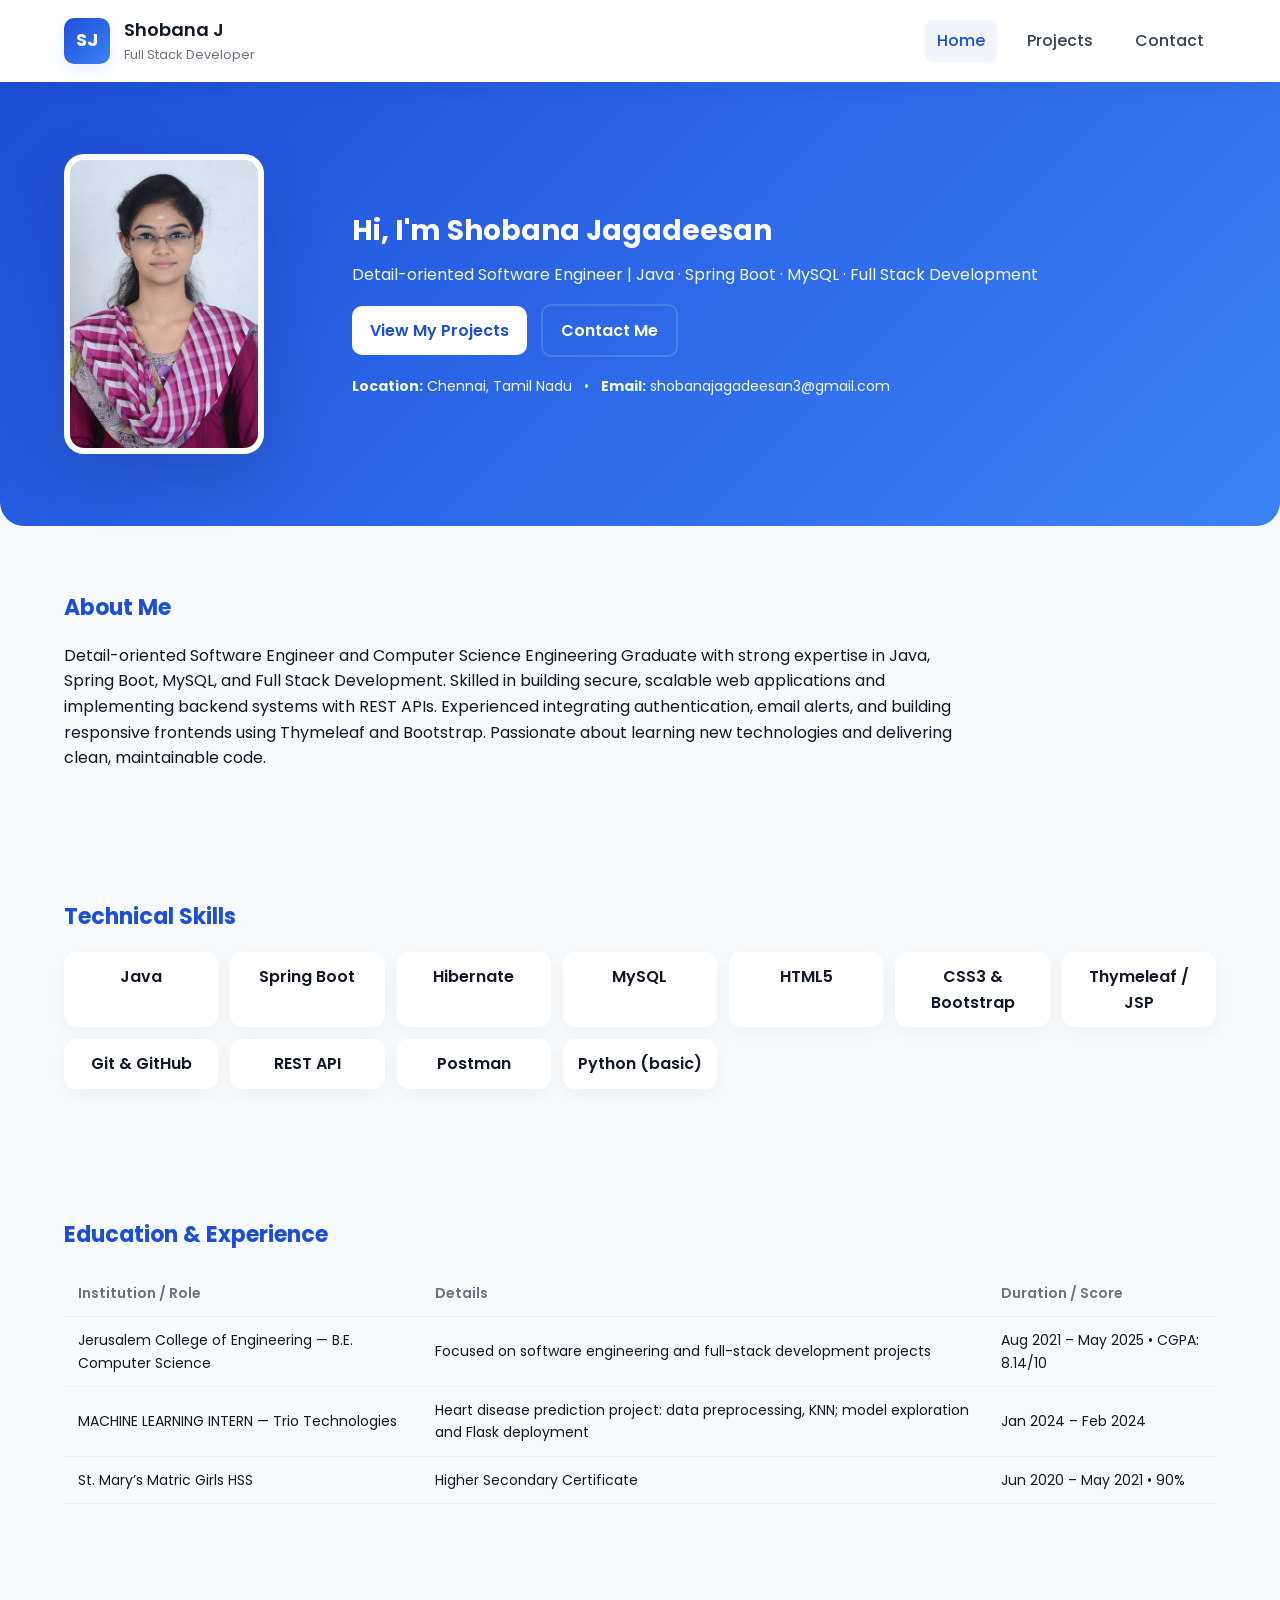
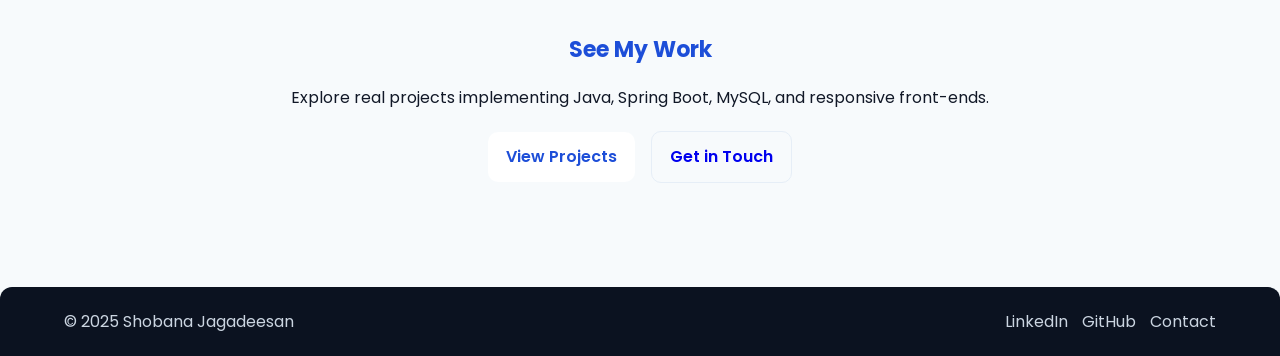
<file: Assignments/Assignment 1/Final Project (Portfolio)/index.html>
<!doctype html>
<html lang="en">
<head>
  <meta charset="utf-8">
  <meta name="viewport" content="width=device-width,initial-scale=1">
  <title>Shobana J — Portfolio</title>
  <link rel="stylesheet" href="style.css">
</head>
<body>

  <!-- HEADER / NAV -->
  <header class="header">
    <div class="container header-inner">
      <a class="brand" href="index.html" aria-label="Shobana Jagadeesan home">
        <div class="logo">SJ</div>
        <div>
          <h1>Shobana J</h1>
          <div style="font-size:13px;color:var(--muted)">Full Stack Developer</div>
        </div>
      </a>

      <nav class="nav" aria-label="Main navigation">
        <a href="index.html" class="active">Home</a>
        <a href="projects.html">Projects</a>
        <a href="contact.html">Contact</a>
      </nav>
    </div>
  </header>

  <!-- HERO -->
  <section class="hero">
    <div class="container hero-inner">
      <div class="profile-photo" aria-hidden="true">
        <!-- Replace src with images/profile.jpg in images/ folder -->
        <img src="images/Profile photo.jpg" alt="Profile photo of Shobana Jagadeesan">
      </div>

      <div class="hero-text">
        <h2>Hi, I'm <span style="font-weight:700">Shobana Jagadeesan</span></h2>
        <p>Detail-oriented Software Engineer | Java · Spring Boot · MySQL · Full Stack Development</p>

        <div class="hero-cta">
          <a class="btn btn-primary" href="projects.html">View My Projects</a>
          <a class="btn btn-outline" href="contact.html">Contact Me</a>
        </div>

        <div style="margin-top:18px;color:rgba(255,255,255,0.95);font-size:14px">
          <strong>Location:</strong> Chennai, Tamil Nadu &nbsp; • &nbsp;
          <strong>Email:</strong> shobanajagadeesan3@gmail.com
        </div>
      </div>
    </div>
  </section>

  <!-- ABOUT -->
  <main>
    <section class="section about container">
      <h2>About Me</h2>
      <p>
        Detail-oriented Software Engineer and Computer Science Engineering Graduate with strong expertise
        in Java, Spring Boot, MySQL, and Full Stack Development. Skilled in building secure, scalable web
        applications and implementing backend systems with REST APIs. Experienced integrating authentication,
        email alerts, and building responsive frontends using Thymeleaf and Bootstrap. Passionate about learning
        new technologies and delivering clean, maintainable code.
      </p>
    </section>

    <!-- SKILLS -->
    <section class="section container">
      <h2>Technical Skills</h2>
      <div class="skills-grid">
        <div class="skill">Java</div>
        <div class="skill">Spring Boot</div>
        <div class="skill">Hibernate</div>
        <div class="skill">MySQL</div>
        <div class="skill">HTML5</div>
        <div class="skill">CSS3 & Bootstrap</div>
        <div class="skill">Thymeleaf / JSP</div>
        <div class="skill">Git & GitHub</div>
        <div class="skill">REST API</div>
        <div class="skill">Postman</div>
        <div class="skill">Python (basic)</div>
      </div>
    </section>

    <!-- EDUCATION / EXPERIENCE -->
    <section class="section container">
      <h2>Education & Experience</h2>

      <table class="table" aria-label="Education and experience">
        <thead>
          <tr>
            <th>Institution / Role</th>
            <th>Details</th>
            <th>Duration / Score</th>
          </tr>
        </thead>
        <tbody>
          <tr>
            <td>Jerusalem College of Engineering — B.E. Computer Science</td>
            <td>Focused on software engineering and full-stack development projects</td>
            <td>Aug 2021 – May 2025 • CGPA: 8.14/10</td>
          </tr>
          <tr>
            <td>MACHINE LEARNING INTERN — Trio Technologies</td>
            <td>Heart disease prediction project: data preprocessing, KNN; model exploration and Flask deployment</td>
            <td>Jan 2024 – Feb 2024</td>
          </tr>
          <tr>
            <td>St. Mary’s Matric Girls HSS</td>
            <td>Higher Secondary Certificate</td>
            <td>Jun 2020 – May 2021 • 90%</td>
          </tr>
        </tbody>
      </table>

    </section>

    <!-- CTA -->
    <section class="section center container">
      <h2>See My Work</h2>
      <p class="mb-8">Explore real projects implementing Java, Spring Boot, MySQL, and responsive front-ends.</p>
      <a class="btn btn-primary" href="projects.html">View Projects</a>
      <a class="btn" href="contact.html" style="margin-left:12px;border:1px solid #e6eef7">Get in Touch</a>
    </section>
  </main>

  <!-- FOOTER -->
  <footer>
    <div class="container footer-inner">
      <div>© 2025 Shobana Jagadeesan</div>
      <div class="links">
        <a href="https://linkedin.com/in/shobana-jagadeesan" target="_blank" rel="noopener">LinkedIn</a>
        <a href="https://github.com/Shobana1483" target="_blank" rel="noopener">GitHub</a>
        <a href="contact.html">Contact</a>
      </div>
    </div>
  </footer>

</body>
</html>
</file>
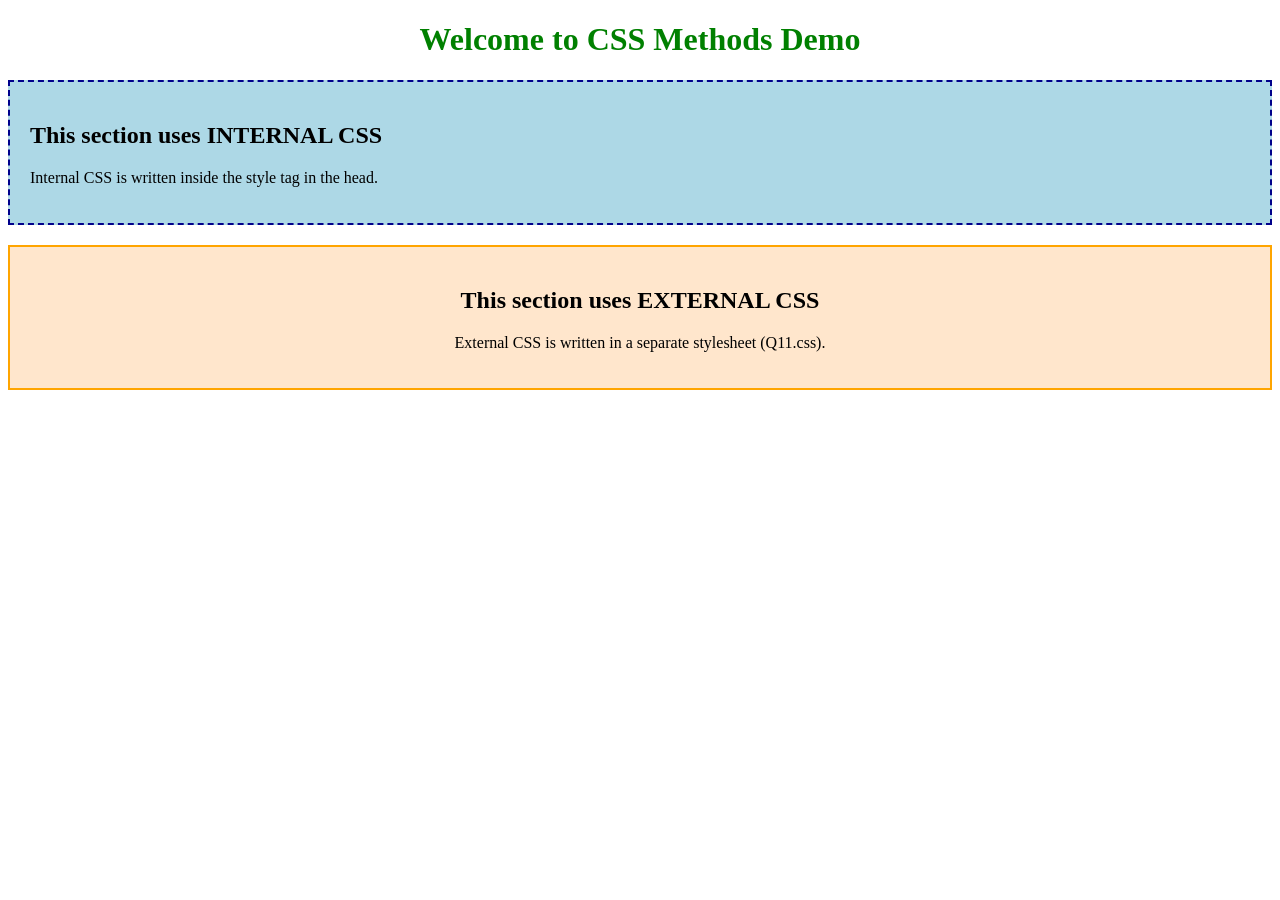
<file: Assignments/Assignment 1/Q11.html>
<!DOCTYPE html>
<html lang="en">
<head>
    <meta charset="UTF-8">
    <meta name="viewport" content="width=device-width, initial-scale=1.0">
    <title>CSS Methods Styling</title>

    <!-- INTERNAL CSS (styled inside <style> tag) -->
    <style>
        /* Internal CSS: Styling a section */
        .internal-section {
            background-color: lightblue;
            padding: 20px;
            border: 2px dashed darkblue;
            margin-bottom: 20px;
        }
    </style>

    <!-- Linking External CSS file -->
    <link rel="stylesheet" href="Q11.css"> 
</head>
<body>
    <!-- INLINE CSS (directly inside tag) -->
    <!-- Inline CSS Example -->
    <h1 style="color: green; text-align: center;">Welcome to CSS Methods Demo</h1>

    <!-- INTERNAL CSS applied here -->
    <div class="internal-section">
        <h2>This section uses INTERNAL CSS</h2>
        <p>Internal CSS is written inside the style tag in the head.</p>
    </div>

    <!-- EXTERNAL CSS applied here -->
    <div class="external-box">
        <h2>This section uses EXTERNAL CSS</h2>
        <p>External CSS is written in a separate stylesheet (Q11.css).</p>
    </div>
</body>
</html>
</file>
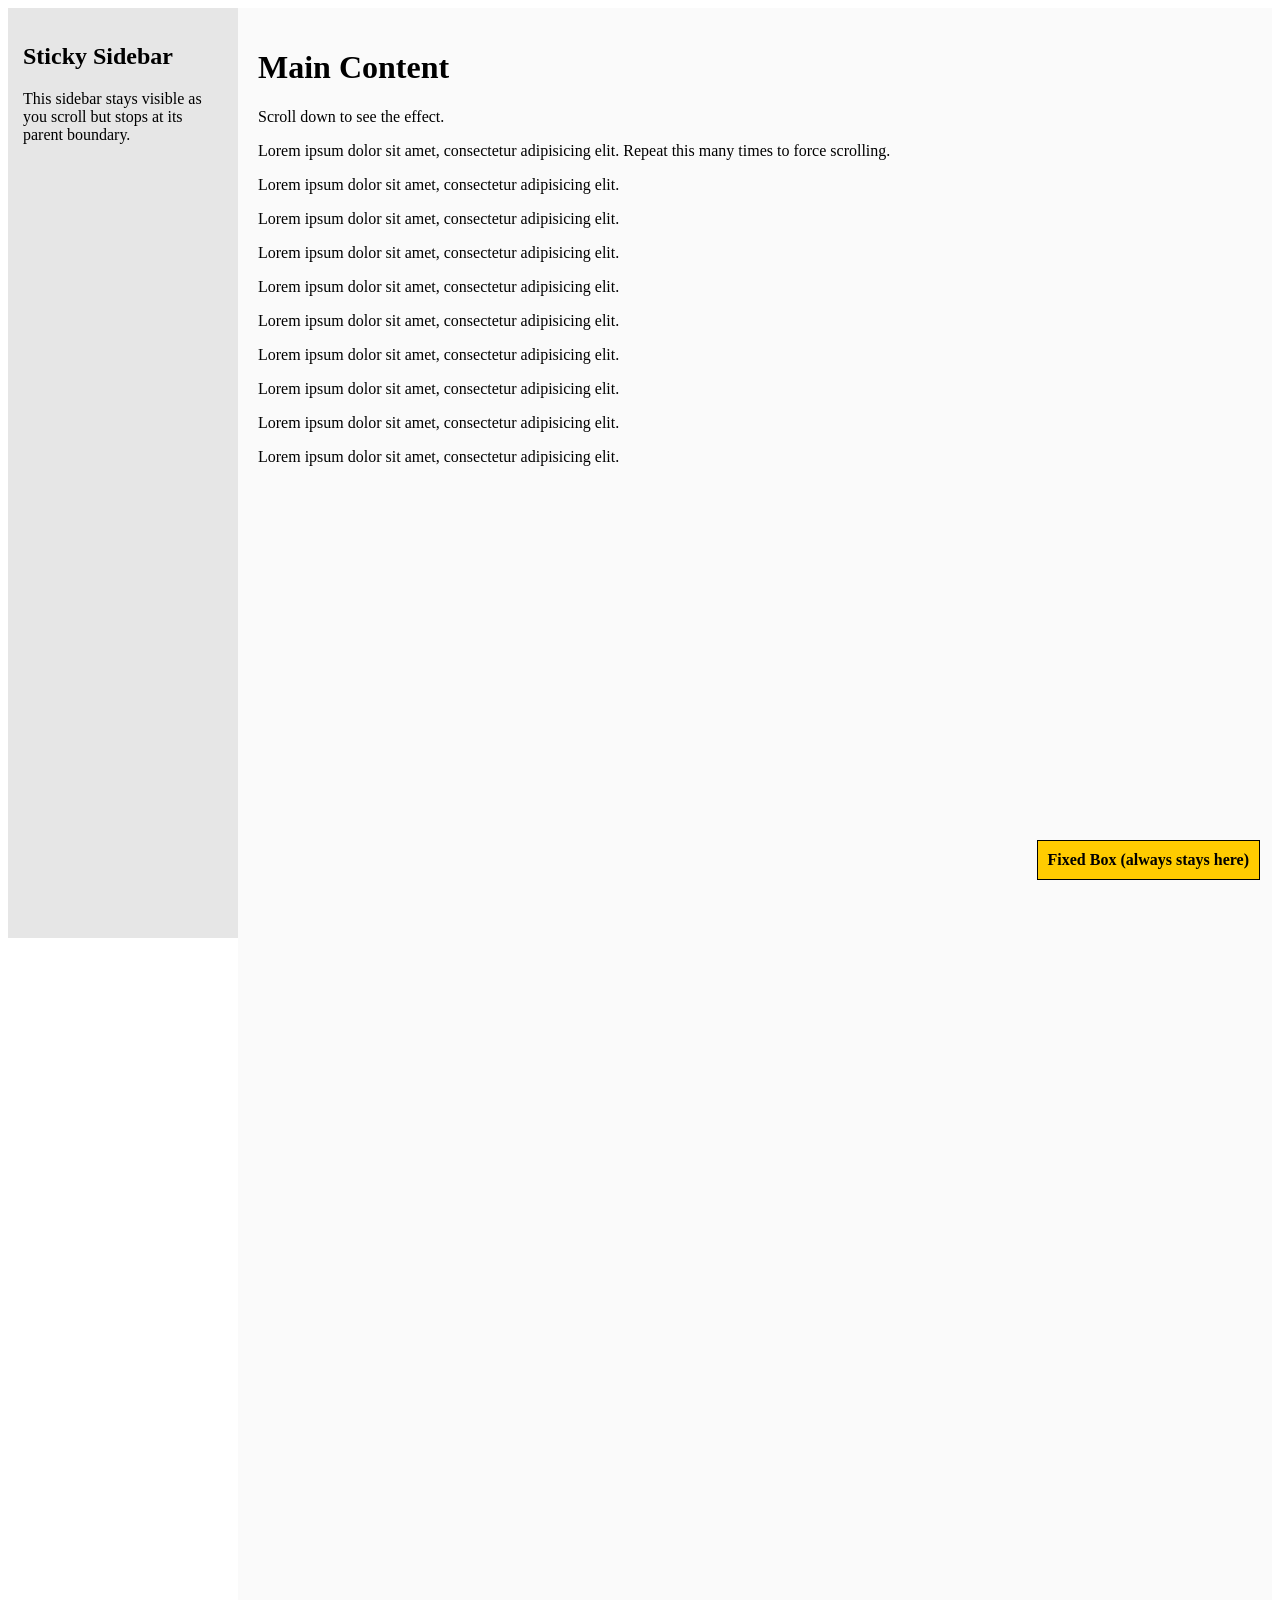
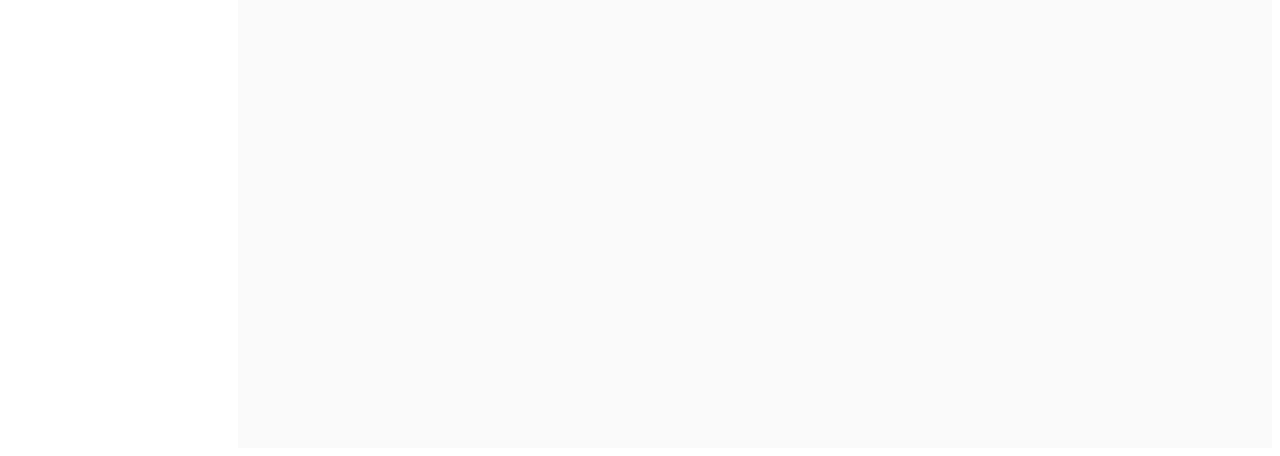
<file: Assignments/Assignment 1/Q14.html>
<!DOCTYPE html>
<html lang="en">
<head>
    <meta charset="UTF-8">
    <meta name="viewport" content="width=device-width, initial-scale=1.0">
    <title>Sticky vs Fixed Sidebar</title>
    <link rel="stylesheet" href="Q14.css">
</head>
<body>

<div class="container">

    <!-- Sticky Sidebar -->
    <div class="sticky-sidebar">
        <h2>Sticky Sidebar</h2>
        <p>This sidebar stays visible as you scroll but stops at its parent boundary.</p>
    </div>

    <!-- Main Content -->
    <div class="main-content">
        <h1>Main Content</h1>
        <p>Scroll down to see the effect.</p>

        <!-- Lots of content for scrolling -->
        <p>Lorem ipsum dolor sit amet, consectetur adipisicing elit. 
        Repeat this many times to force scrolling.</p>
        <p>Lorem ipsum dolor sit amet, consectetur adipisicing elit.</p>
        <p>Lorem ipsum dolor sit amet, consectetur adipisicing elit.</p>
        <p>Lorem ipsum dolor sit amet, consectetur adipisicing elit.</p>
        <p>Lorem ipsum dolor sit amet, consectetur adipisicing elit.</p>
        <p>Lorem ipsum dolor sit amet, consectetur adipisicing elit.</p>
        <p>Lorem ipsum dolor sit amet, consectetur adipisicing elit.</p>
        <p>Lorem ipsum dolor sit amet, consectetur adipisicing elit.</p>
        <p>Lorem ipsum dolor sit amet, consectetur adipisicing elit.</p>
        <p>Lorem ipsum dolor sit amet, consectetur adipisicing elit.</p>

        <!-- Fixed Box -->
        <div class="fixed-box">
            Fixed Box (always stays here)
        </div>
    </div>

</div>

</body>
</html>
</file>
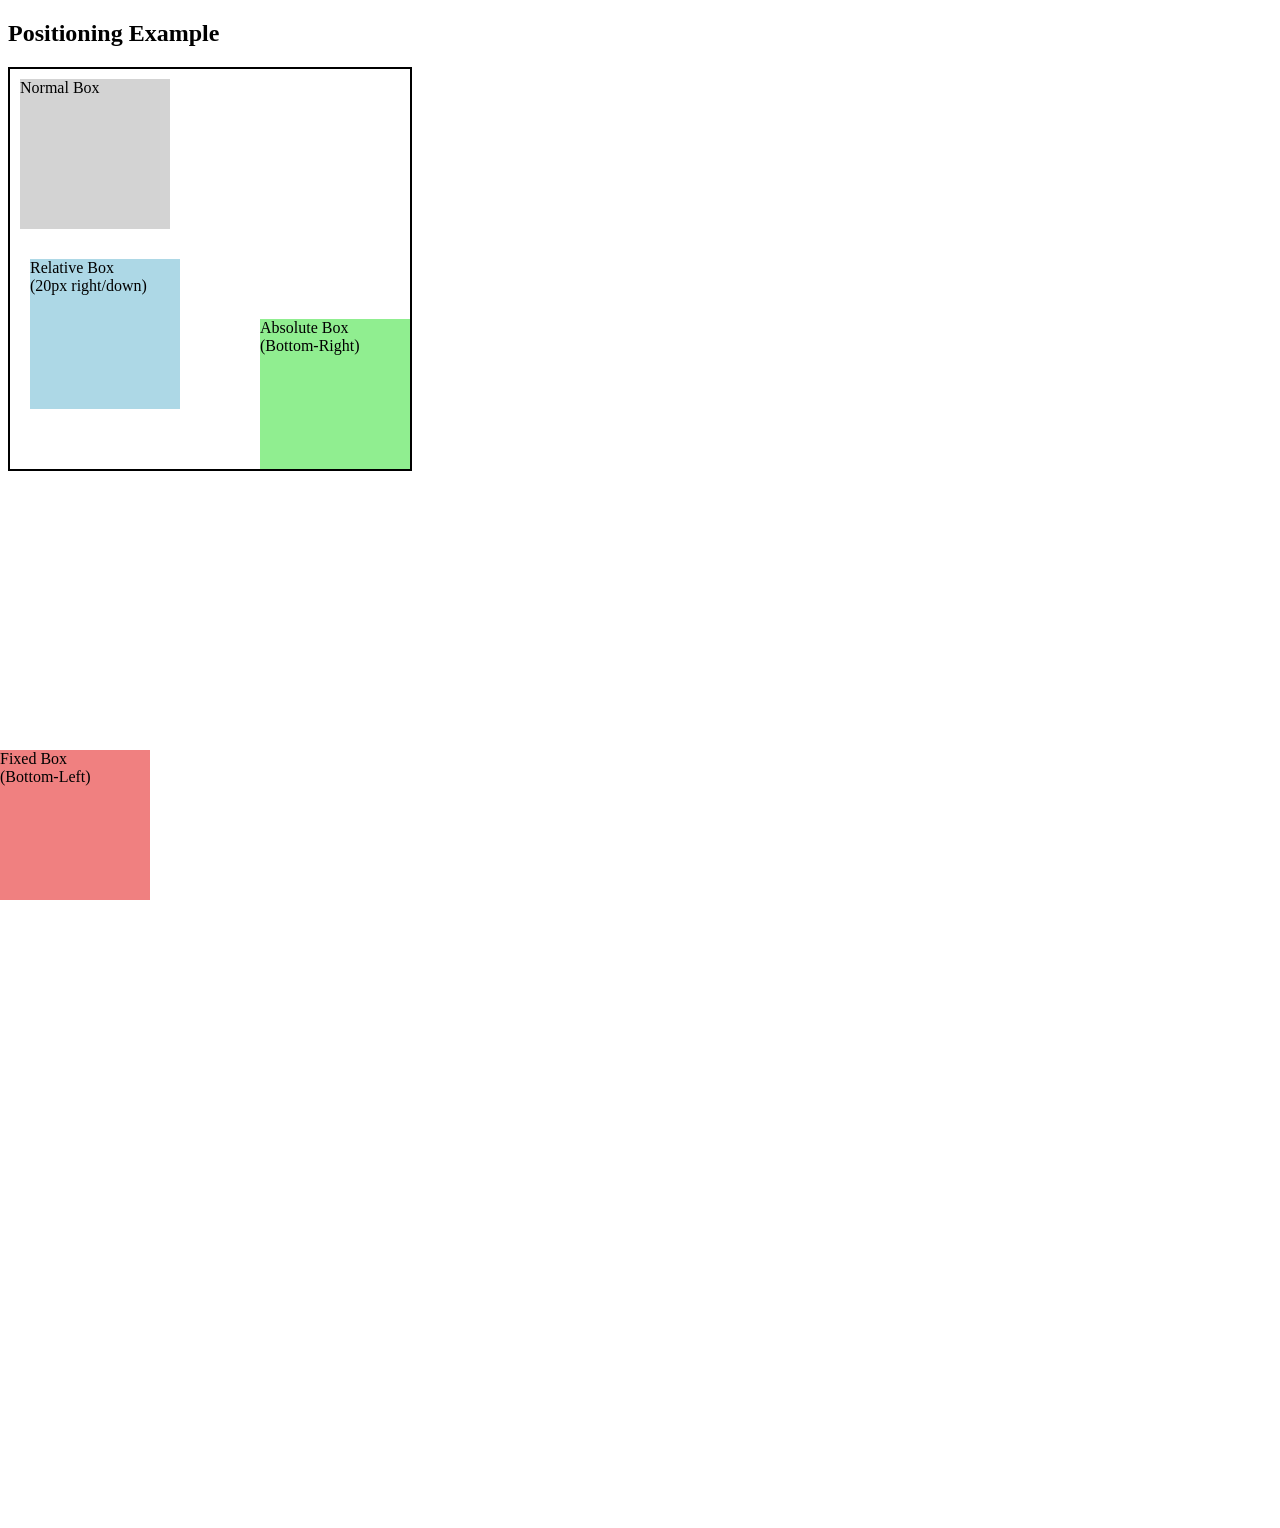
<file: Assignments/Assignment 1/Q15.html>
<!DOCTYPE html>
<html lang="en">
<head>
    <meta charset="UTF-8">
    <title>Positioning Example</title>

    <style>
        .container {
            width: 400px;
            height: 400px;
            border: 2px solid black;
            margin-bottom: 50px;
            position: relative; /* Needed for absolute positioning */
        }

        /* Normal Box */
        .box {
            width: 150px;
            height: 150px;
            background-color: lightgray;
            margin: 10px;
        }

        /* Relative Box: moves 20px right & 20px down */
        .relative-box {
            width: 150px;
            height: 150px;
            background-color: lightblue;
            position: relative;
            top: 20px;
            left: 20px;
        }

        /* Absolute Box: placed at bottom-right of parent container */
        .absolute-box {
            width: 150px;
            height: 150px;
            background-color: lightgreen;
            position: absolute;
            bottom: 0;
            right: 0;
        }

        /* Fixed Box: stays at bottom-left of screen even while scrolling */
        .fixed-box {
            width: 150px;
            height: 150px;
            background-color: lightcoral;
            position: fixed;
            bottom: 0;
            left: 0;
        }

        body {
            height: 1500px; /* To allow scrolling */
        }
    </style>
</head>
<body>

<h2>Positioning Example</h2>

<div class="container">
    <div class="box">Normal Box</div>
    <div class="relative-box">Relative Box<br>(20px right/down)</div>
    <div class="absolute-box">Absolute Box<br>(Bottom-Right)</div>
</div>

<div class="fixed-box">
    Fixed Box<br>(Bottom-Left)
</div>

</body>
</html>
</file>
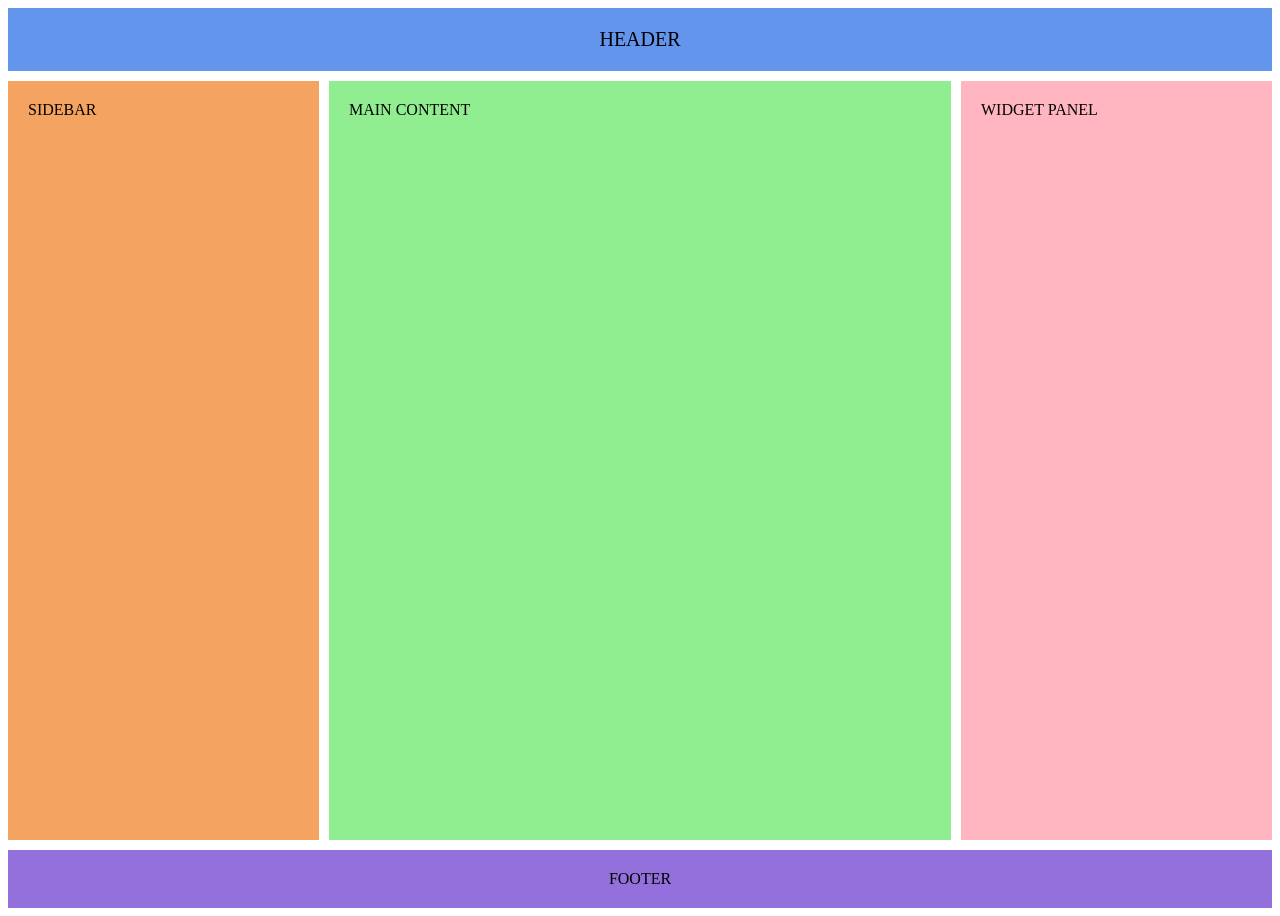
<file: Assignments/Assignment 1/Q18.html>
<!DOCTYPE html>
<html lang="en">
<head>
    <meta charset="UTF-8">
    <meta name="viewport" content="width=device-width, initial-scale=1.0">
    <title>CSS Grid Dashboard</title>
    <link rel="stylesheet" href="Q18.css">
</head>
<body>

<div class="grid-container">

    <header class="header">HEADER</header>

    <aside class="sidebar">SIDEBAR</aside>

    <main class="main">MAIN CONTENT</main>

    <div class="widgets">WIDGET PANEL</div>

    <footer class="footer">FOOTER</footer>

</div>

</body>
</html>
</file>
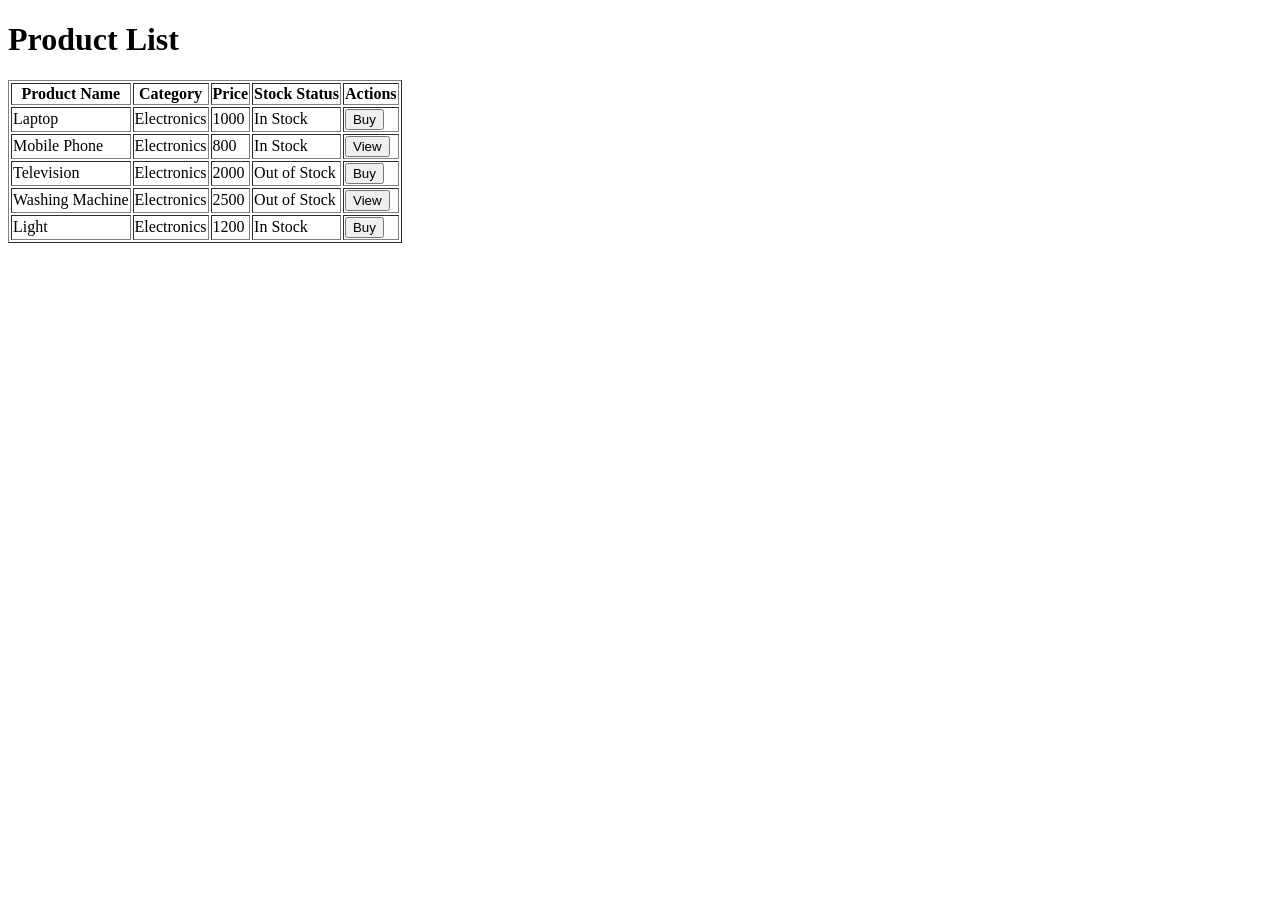
<file: Assignments/Assignment 1/Q2.html>
<!DOCTYPE html>
<html lang="en">
<head>
    <meta charset="UTF-8">
    <meta name="viewport" content="width=device-width, initial-scale=1.0">
    <title>Products</title>
</head>
<body>
    <h1>Product List</h1>
    <table border="1">
        <tr>
            <th>Product Name</th>
            <th>Category</th>
            <th>Price</th>
            <th>Stock Status</th>
            <th>Actions</th>
        </tr>
        <tr>
            <td>Laptop</td>
            <td>Electronics</td>
            <td>1000</td>
            <td>In Stock</td>
            <td><button type="button">Buy</button></td>
        </tr>

        <tr>
            <td>Mobile Phone</td>
            <td>Electronics</td>
            <td>800</td>
            <td>In Stock</td>
            <td><button>View</button></td>
        </tr>

        <tr>
            <td>Television</td>
            <td>Electronics</td>
            <td>2000</td>
            <td>Out of Stock</td>
            <td><button>Buy</button></td>
        </tr>

        <tr>
            <td>Washing Machine</td>
            <td>Electronics</td>
            <td>2500</td>
            <td>Out of Stock</td>
            <td><button>View</button></td>
        </tr>

        <tr>
            <td>Light</td>
            <td>Electronics</td>
            <td>1200</td>
            <td>In Stock</td>
            <td><button>Buy</button></td>
        </tr>
    </table>
</body>
</html>
</file>
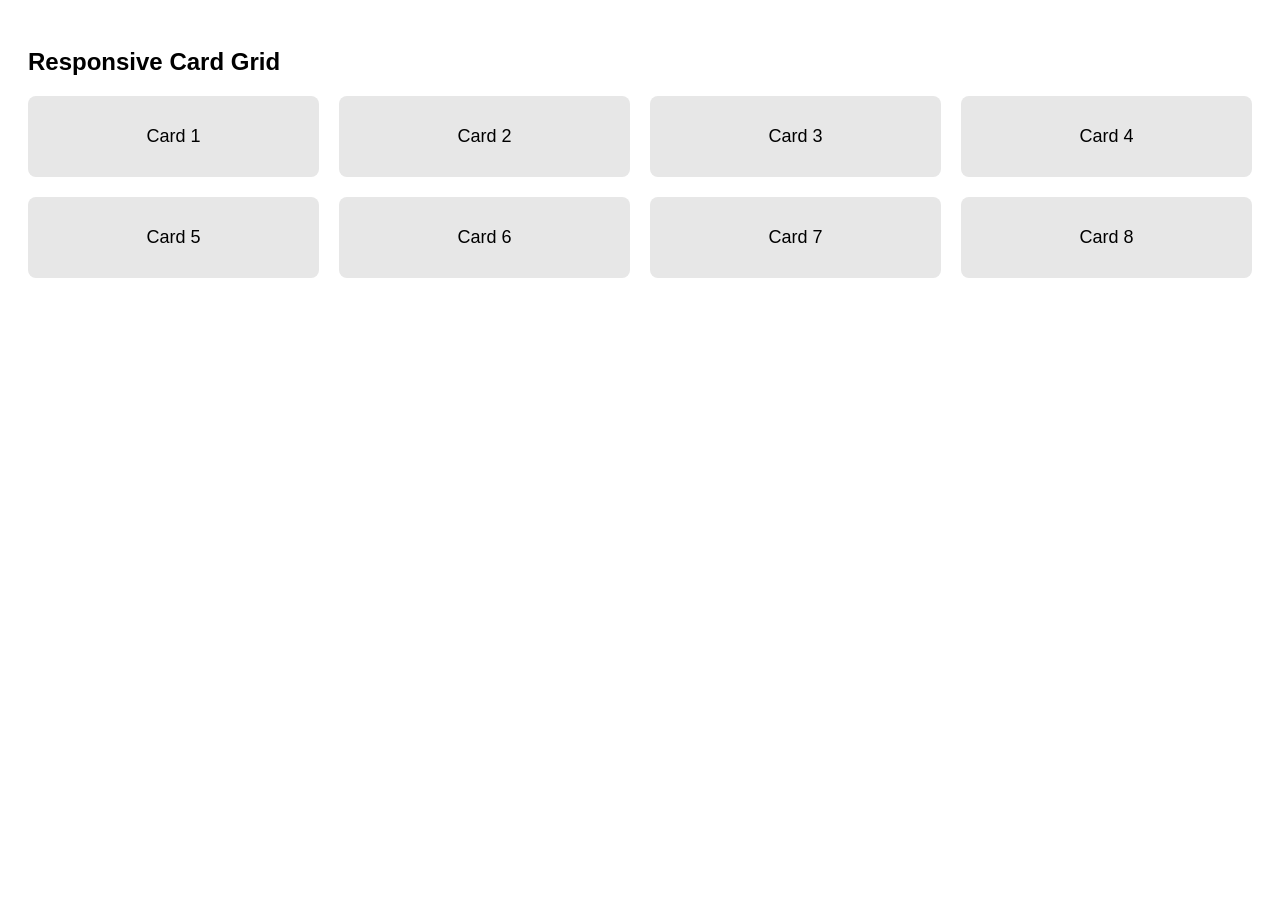
<file: Assignments/Assignment 1/Q20.html>
<!DOCTYPE html>
<html lang="en">
<head>
    <meta charset="UTF-8">
    <meta name="viewport" content="width=device-width, initial-scale=1.0">
    <link rel="stylesheet" href="Q20.css">
    <title>Responsive Card Grid</title>
</head>
<body>

<h2>Responsive Card Grid</h2>

<div class="card-container">
    <div class="card">Card 1</div>
    <div class="card">Card 2</div>
    <div class="card">Card 3</div>
    <div class="card">Card 4</div>
    <div class="card">Card 5</div>
    <div class="card">Card 6</div>
    <div class="card">Card 7</div>
    <div class="card">Card 8</div>
</div>

</body>
</html>
</file>
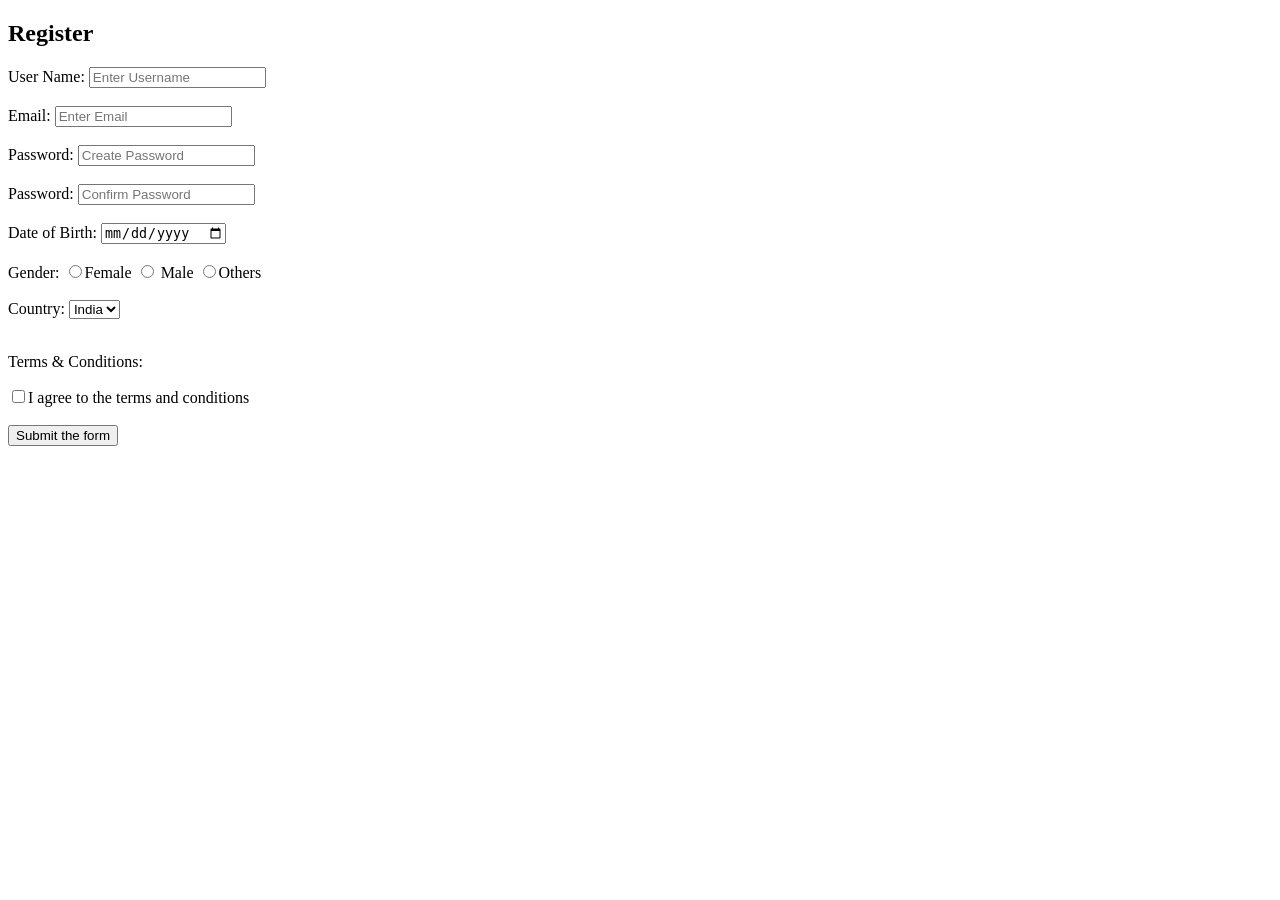
<file: Assignments/Assignment 1/Q3.html>
<!DOCTYPE html>
<html lang="en">
<head>
    <meta charset="UTF-8">
    <meta name="viewport" content="width=device-width, initial-scale=1.0">
    <title>Regsiter Form</title>
</head>
<body>
    <h2>Register</h2>
    <form action="">
        <!--The input has id="username"
The label has for="username"
Because both match, clicking the label focuses the input.-->
        <label for="name">User Name:</label>
        <input type="text"  id= "name "placeholder="Enter Username"><br> <br>

        <label for="email">Email:</label>
        <input type="email" id="email" placeholder="Enter Email"><br> <br>

        <label for="password">Password:</label>
        <input type="password" id="password" placeholder="Create Password"> <br> <br> 
        <label for="password">Password:</label>
        <input type="password" id="password" placeholder="Confirm Password"><br> <br>

        <label for="date">Date of Birth:</label>
        <!--Browsers ignore placeholders for type="date", so it doesn’t show.
You can remove it or leave it — no issue.-->
        <input type="date" id="date" placeholder="Enter Date of Birth"><br><br>

        <label for="gender">Gender:</label>
        <input type="radio" name="gender" value="Female">Female
        <input type="radio" name="gender" value="Male"> Male
        <input type="radio" name="gender" value="Others">Others <br><br>

        <label for="country">Country:</label>
        <select name="" id="">
            <option value="india">India</option>
            <option value="usa">USA</option>
            <option value="uk">UK</option>
        </select> <br><br>

        <p>Terms & Conditions:</p>
        <!--he checkbox “name” attribute should not be a sentence, it should be short like- terms or agree-->
        <input type="checkbox" name="terms">I agree to the terms and conditions <br> <br>

        <button type="submit">Submit the form</button>
    </form>
</body>
</html>
</file>
<file: Assignments/Assignment 1/Final Project (Portfolio)/style.css>
/* style.css
   Shared stylesheet for Index, Projects, Contact pages.
   Uses Google Font Poppins.
*/

@import url('https://fonts.googleapis.com/css2?family=Poppins:wght@300;400;500;600;700&display=swap');

:root{
  --primary: #1d4ed8;    /* blue */
  --accent: #3b82f6;     /* lighter blue */
  --bg: #f7fafc;
  --card: #ffffff;
  --muted: #6b7280;
  --radius: 12px;
  --maxW: 1200px;
}

*{
    box-sizing:border-box;
    margin:0;
    padding:0
}
html,body{
  height:100%
}
body{
  font-family: "Poppins", sans-serif;
  background:var(--bg);
  color:#111827;
  -webkit-font-smoothing:antialiased;
  -moz-osx-font-smoothing:grayscale;
  line-height:1.6;
}

/* ---------- CONTAINER ---------- */
.container{
  width:90%;
  max-width:var(--maxW);
  margin:0 auto;
}

/* ---------- NAVBAR (consistent) ---------- */
.header{
  background: #fff;
  box-shadow: 0 6px 18px rgba(15,23,42,0.06);
  position: sticky;
  top:0;
  z-index:100;
}
.header-inner{
  display:flex;
  align-items:center;
  justify-content:space-between;
  gap:20px;
  padding:16px 0;
}

/* logo / name */
.brand{
  display:flex;
  align-items:center;
  gap:14px;
  text-decoration:none;
  color:inherit;
}
.brand .logo{
  width:46px;height:46px;border-radius:10px;
  background:linear-gradient(135deg,var(--primary),var(--accent));
  display:flex;align-items:center;justify-content:center;color:#fff;font-weight:700;font-size:18px;
  box-shadow: 0 6px 18px rgba(59,130,246,0.12);
}
.brand h1{
  font-size:18px;
  font-weight:600
}

/* nav menu */
.nav{
  display:flex;
  gap:18px;
  align-items:center;
}
.nav a{
  text-decoration:none;color:#374151;
  padding:8px 12px;
  border-radius:8px;
  font-weight:500;
}
.nav a:hover, .nav a.active{
  color:var(--primary);
  background:rgba(29,78,216,0.06);
}

/* ---------- HERO ---------- */
.hero{
  background: linear-gradient(135deg,var(--primary),var(--accent));
  color:#fff;
  padding:72px 0;
  border-bottom-left-radius:24px;
  border-bottom-right-radius:24px;
}
.hero-inner{
  display:grid;
  grid-template-columns: 260px 1fr;
  gap:28px;
  align-items:center;
}
.profile-photo {
  width:200px;
  height:300px;
  border-radius:20px;
  overflow:hidden;
  box-shadow: 0 20px 60px rgba(17,24,39,0.18);
  border:6px solid rgba(255,255,255,0.08);
  display:flex;
  align-items:center;
  justify-content:center;
  background:#fff;
}

.profile-photo img {
  width:100%;
  height:100%;
  object-fit:cover;
}

/* hero text */
.hero-text h2{
  font-size:28px;
  margin-bottom:8px
}
.hero-text p{opacity:0.95;
  margin-bottom:16px
}
.hero-cta{
  margin-top:12px
}
.btn{
  display:inline-block;
  padding:12px 18px;
  border-radius:10px;
  font-weight:600;
  text-decoration:none;
}
.btn-primary{
  background:#fff;
  color:var(--primary)
}
.btn-outline{background:transparent;
  border:2px solid rgba(255,255,255,0.14);
  color:#fff;
  margin-left:10px
}

/* ---------- SECTION ---------- */
.section{
  padding:64px 0
}
.section h2{
  color:var(--primary);
  margin-bottom:18px;
  font-size:22px
}

/* ---------- ABOUT ---------- */
.about p{
  max-width:900px;
  color:#111827
}

/* ---------- SKILLS (flex/grid) ---------- */
.skills-grid{
  display:grid;
  grid-template-columns: repeat(auto-fit,minmax(140px,1fr));
  gap:12px;
  margin-top:16px;
}
.skill{
  background:var(--card);
  padding:12px 14px;border-radius:12px;
  box-shadow: 0 6px 18px rgba(15,23,42,0.04);
  text-align:center;font-weight:600;color:#111827;
}

/* ---------- EDUCATION / EXPERIENCE TABLE ---------- */
.table{
  width:100%;
  border-collapse:collapse;
  margin-top:14px;
}
.table th, .table td{
  padding:12px 14px;text-align:left;border-bottom:1px solid #eef2f7;font-size:14px;color:#111827;
}
.table th{background:transparent;color:var(--muted);font-weight:600}

/* ---------- PROJECTS GRID (min 6 cards) ---------- */
.projects-grid{
  display:grid;
  grid-template-columns: repeat(auto-fit,minmax(280px,1fr));
  gap:20px;
}
.project-card{
  background:var(--card);
  border-radius:14px;
  padding:16px;
  box-shadow:0 10px 30px rgba(2,6,23,0.06);
  display:flex;
  flex-direction:column;
  gap:12px;
}
.project-card .thumb{
  width:100%;
  height:160px;
  border-radius:10px;
  overflow:hidden;
  background:#e6eefc;
  display:flex;
  align-items:center;
  justify-content:center;
  color:var(--primary);
}
.project-card h3{
  font-size:16px;
  margin-top:6px
}
.project-card p{
  color:#374151;
  font-size:14px
}
.tags{
  display:flex;
  flex-wrap:wrap;
  gap:8px;
  margin-top:6px
}
.tag{
  background:rgba(29,78,216,0.08);
  color:var(--primary);
  padding:6px 8px;
  border-radius:8px;
  font-weight:600;
  font-size:13px
}

/* project actions */
.proj-actions{
  display:flex;
  gap:10px;
  margin-top:8px
}
.proj-actions a{
  padding:8px 12px;
  border-radius:10px;
  text-decoration:none;
  border:1px solid rgba(17,24,39,0.06);
  font-weight:600
}
.proj-actions a.primary{
  background:var(--primary);
  color:#fff;
  border:none
}

/* ---------- PROJECTS TABLE ---------- */
.projects-table{
  width:100%;
  border-collapse:collapse;
  margin-top:18px;
}
.projects-table th, .projects-table td{
  padding:10px;
  border-bottom:1px solid #eef2f7;
  font-size:14px;
  color:#111827
}
.projects-table th{
  background:transparent;
  color:var(--muted);
  font-weight:600
}

/* ---------- CONTACT FORM ---------- */
.contact-grid{
  display:grid;
  grid-template-columns:1fr 380px;
  gap:28px
}
.form-card{
  background:var(--card);
  padding:16px;
  border-radius:12px;
  box-shadow:0 10px 30px rgba(2,6,23,0.06);
}
label{
  display:block;
  font-weight:600;
  margin-bottom:6px;
  font-size:14px
}
input[type="text"], input[type="email"], input[type="tel"], textarea, input[type="submit"]{
  width:100%;
  padding:10px 12px;
  border-radius:8px;
  border:1px solid #e6eef7;
  margin-bottom:12px;
  font-size:14px;
}
textarea{
  min-height:140px;
  resize:vertical
}
input[type="submit"]{
  background:var(--primary);
  color:#fff;
  border:none;
  padding:12px;
  font-weight:700;
  cursor:pointer;
  border-radius:10px
}
.input-note{
  font-size:13px;
  color:var(--muted);
  margin-bottom:8px
}

/* contact details box */
.contact-info{
  background:transparent;
  padding:10px 6px
}
.contact-info p{
  margin:8px 0;
  color:#374151
}
.social-links{
  display:flex;
  gap:12px;
  margin-top:12px
}
.social-links a{
  color:var(--primary);
  font-weight:600;
  text-decoration:none
}

/* ---------- FOOTER (consistent) ---------- */
footer{
  margin-top:40px;
  padding:22px 0;
  background:#0b1220;
  color:#cbd5e1;
  border-radius:12px 12px 0 0;
}
.footer-inner{
  display:flex;
  justify-content:space-between;
  align-items:center;
  gap:20px;
  flex-wrap:wrap
}
.footer-inner a{
  color:#cbd5e1;
  text-decoration:none
}
.footer-inner .links{
  display:flex;
  gap:14px
}

/* ---------- UTILS ---------- */
.center{
  text-align:center
}
.mb-8{
  margin-bottom:20px
}

/* ---------- RESPONSIVE ---------- */
@media (max-width:980px){
  .hero-inner{grid-template-columns: 200px 1fr}
  .contact-grid{grid-template-columns:1fr}
  .header-inner{padding:12px 0}
}
@media (max-width:640px){
  .hero-inner{grid-template-columns:1fr;gap:18px;text-align:center}
  .profile-photo{width:180px;height:180px;margin:0 auto}
  .nav{display:none}
  .brand h1{font-size:16px}
  .footer-inner{flex-direction:column;align-items:flex-start}
}
</file>
<file: Assignments/Assignment 1/Q11.css>
/* EXTERNAL CSS FILE */

/* Applied to .external-box div */
.external-box {
    background-color: #ffe6cc;
    padding: 20px;
    border: 2px solid orange;
    margin-top: 20px;
    text-align: center;
}
</file>
<file: Assignments/Assignment 1/Q14.css>
/* Layout container */
.container {
    display: flex;
}

/* Sticky Sidebar */
.sticky-sidebar {
    width: 200px;
    height: 100vh;       /* full height */
    background: #e6e6e6;
    padding: 15px;
    position: sticky;
    top: 0;              /* sticks to top */
}

/* Main Content */
.main-content {
    flex: 1;
    padding: 20px;
    height: 2000px;      /* just to enable scrolling */
    background: #fafafa;
}

/* Fixed box inside main area */
.fixed-box {
    position: fixed;
    bottom: 20px;
    right: 20px;
    background: #ffcb00;
    padding: 10px;
    border: 1px solid #000;
    font-weight: bold;
}
</file>
<file: Assignments/Assignment 1/Q18.css>
/* GRID LAYOUT */
.grid-container {
    display: grid;
    grid-template-columns: 1fr 2fr 1fr;   /* 1/4 2/4 1/4 width layout */
    grid-template-rows: auto 1fr auto;    /* Header - Content area - Footer */
    height: 100vh;
    gap: 10px;
}

/* Header spans full width */
.header {
    grid-column: 1 / 4; /* spans all 3 columns */
    background: #6495ed;
    padding: 20px;
    text-align: center;
    font-size: 20px;
}

/* Sidebar (left) */
.sidebar {
    background: #f4a460;
    padding: 20px;
}

/* Main content (center) */
.main {
    background: #90ee90;
    padding: 20px;
}

/* Widget panel (right) */
.widgets {
    background: #ffb6c1;
    padding: 20px;
}

/* Footer spans full width */
.footer {
    grid-column: 1 / 4; /* spans all 3 columns */
    background: #9370db;
    padding: 20px;
    text-align: center;
}
</file>
<file: Assignments/Assignment 1/Q20.css>
/* Basic Styling */
body {
    font-family: Arial, sans-serif;
    padding: 20px;
}

.card-container {
    display: grid;
    gap: 20px;
}

/* Default: Mobile (<480px) → 1 card per row */
.card-container {
    grid-template-columns: 1fr;
}

.card {
    background: #e7e7e7;
    padding: 30px;
    text-align: center;
    border-radius: 8px;
    font-size: 18px;
}

/* Small screens (480px-768px): 2 cards per row */
@media (min-width: 480px) and (max-width: 768px) {
    .card-container {
        grid-template-columns: repeat(2, 1fr);
    }
}

/* Medium screens (768px-1200px): 3 cards per row */
@media (min-width: 768px) and (max-width: 1200px) {
    .card-container {
        grid-template-columns: repeat(3, 1fr);
    }
}

/* Large screens (>1200px): 4 cards per row */
@media (min-width: 1200px) {
    .card-container {
        grid-template-columns: repeat(4, 1fr);
    }
}
</file>
